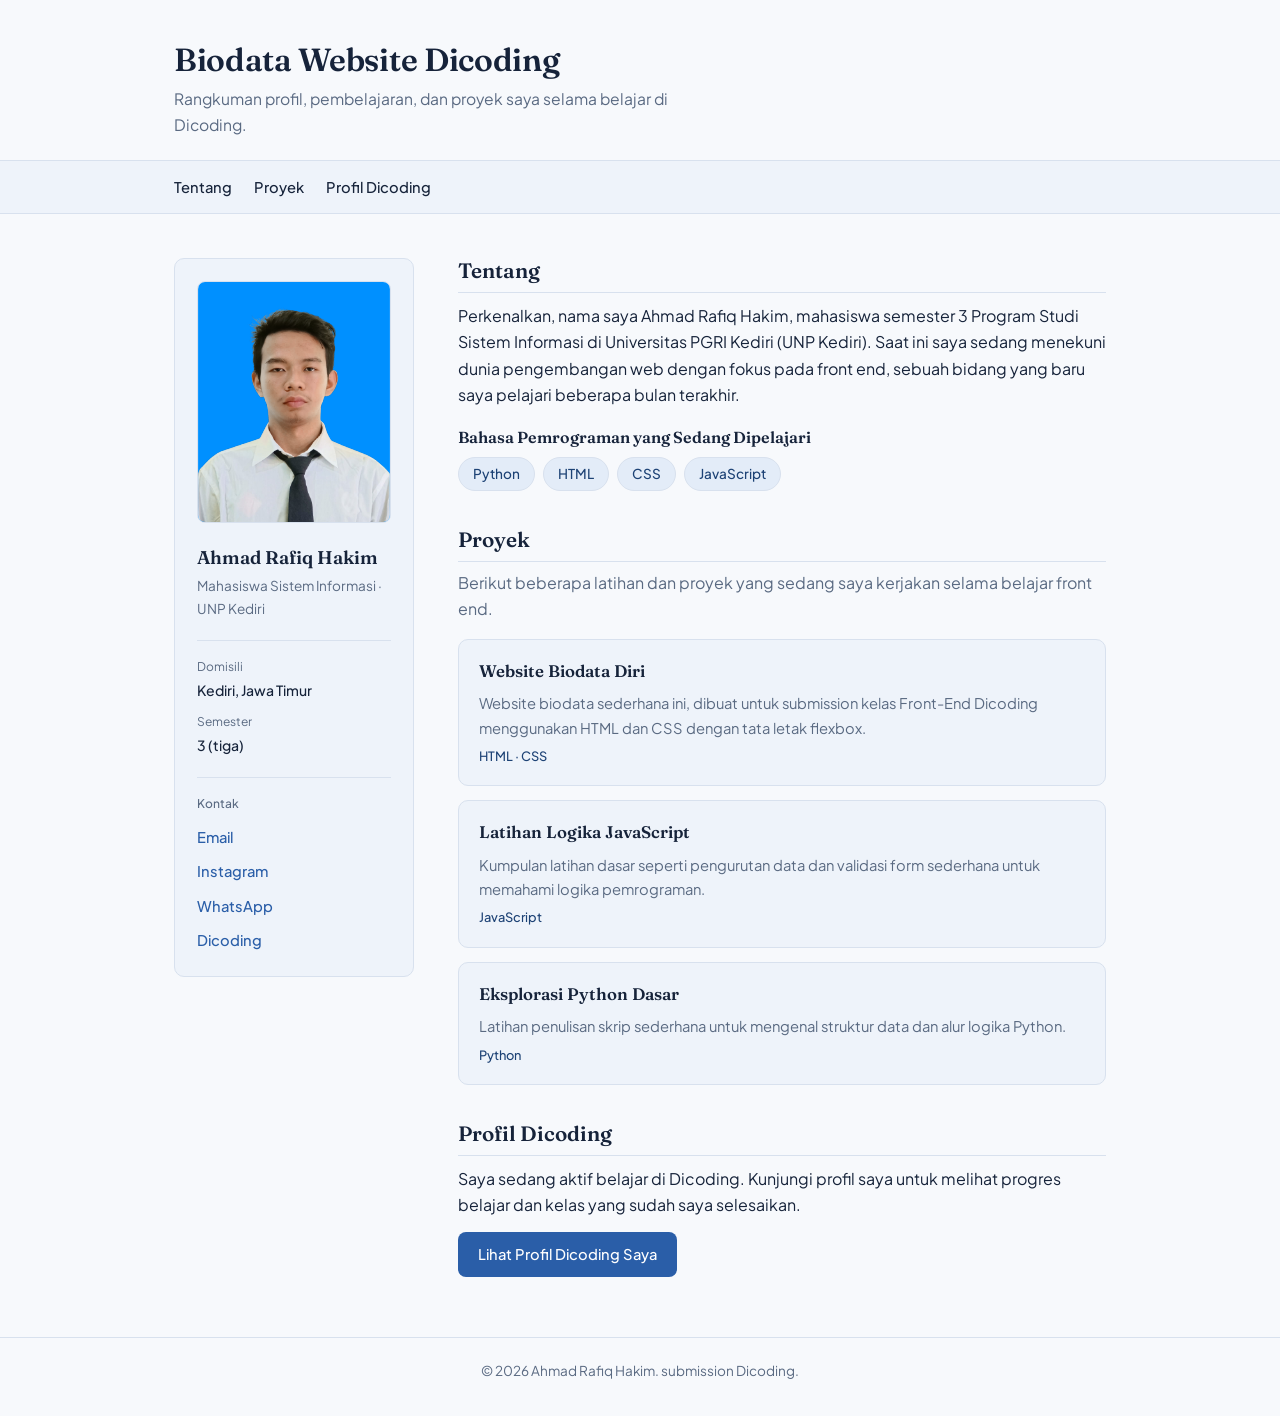
<file: Tugas 2/index.html>
<!DOCTYPE html>
<html lang="id">
<head>
  <meta charset="UTF-8">
  <meta name="viewport" content="width=device-width, initial-scale=1.0">
  <title>Biodata Diri &ndash; Ahmad Rafiq Hakim</title>

  <link rel="preconnect" href="https://fonts.googleapis.com">
  <link rel="preconnect" href="https://fonts.gstatic.com" crossorigin>
  <link href="https://fonts.googleapis.com/css2?family=Fraunces:opsz,wght@9..144,500;9..144,600&family=Plus+Jakarta+Sans:wght@400;500;600&display=swap" rel="stylesheet">

  <link rel="stylesheet" href="styles/style.css">
</head>
<body>

  <header>
    <div class="header-inner">
      <h1>Biodata Website Dicoding</h1>
      <p class="site-tagline">Rangkuman profil, pembelajaran, dan proyek saya selama belajar di Dicoding.</p>
    </div>
  </header>

  <nav>
    <div class="wrapper">
      <a href="#tentang">Tentang</a>
      <a href="#proyek">Proyek</a>
      <!-- Anchor wajib menuju profil Dicoding -->
      <a href="https://www.dicoding.com/users/ahmad_rafiq_haki9ndj/academies" target="_blank" rel="noopener noreferrer">Profil Dicoding</a>
    </div>
  </nav>

  <main>
    <div class="wrapper content">

      <aside>
        <img src="images/profile.svg" alt="Ilustrasi avatar Ahmad Rafiq Hakim">

        <div class="profile-id">
          <p class="profile-name">Ahmad Rafiq Hakim</p>
          <p class="profile-role">Mahasiswa Sistem Informasi &middot; UNP Kediri</p>
        </div>

        <dl class="quick-facts">
          <div>
            <dt>Domisili</dt>
            <dd>Kediri, Jawa Timur</dd>
          </div>
          <div>
            <dt>Semester</dt>
            <dd>3 (tiga)</dd>
          </div>
        </dl>

        <div class="contact-links">
          <p class="aside-label">Kontak</p>
          <ul>
            <li>
              <a href="mailto:rukasarashina17@gmail.com">Email</a>
            </li>
            <li>
              <a href="https://www.instagram.com/rafhkim_/" target="_blank" rel="noopener noreferrer">Instagram</a>
            </li>
            <li>
              <a href="https://wa.me/6281259697060" target="_blank" rel="noopener noreferrer">WhatsApp</a>
            </li>
            <li>
              <a href="https://www.dicoding.com/users/ahmad_rafiq_haki9ndj/academies" target="_blank" rel="noopener noreferrer">Dicoding</a>
            </li>
          </ul>
        </div>
      </aside>

      <article>
        <section id="tentang">
          <h2>Tentang</h2>
          <p>
            Perkenalkan, nama saya Ahmad Rafiq Hakim, mahasiswa semester 3 Program Studi
            Sistem Informasi di Universitas PGRI Kediri (UNP Kediri). Saat ini saya sedang
            menekuni dunia pengembangan web dengan fokus pada front end, sebuah bidang yang
            baru saya pelajari beberapa bulan terakhir.
          </p>

          <h3>Bahasa Pemrograman yang Sedang Dipelajari</h3>
          <ul class="tag-list">
            <li>Python</li>
            <li>HTML</li>
            <li>CSS</li>
            <li>JavaScript</li>
          </ul>
        </section>

        <section id="proyek">
          <h2>Proyek</h2>
          <p class="section-note">
            Berikut beberapa latihan dan proyek yang sedang saya kerjakan selama belajar
            front end.
          </p>

          <!-- Contoh proyek, silakan ganti dengan proyek Anda yang sebenarnya -->
          <div class="project-list">
            <div class="project-card">
              <p class="project-title">Website Biodata Diri</p>
              <p class="project-desc">Website biodata sederhana ini, dibuat untuk submission kelas Front-End Dicoding menggunakan HTML dan CSS dengan tata letak flexbox.</p>
              <span class="project-stack">HTML &middot; CSS</span>
            </div>
            <div class="project-card">
              <p class="project-title">Latihan Logika JavaScript</p>
              <p class="project-desc">Kumpulan latihan dasar seperti pengurutan data dan validasi form sederhana untuk memahami logika pemrograman.</p>
              <span class="project-stack">JavaScript</span>
            </div>
            <div class="project-card">
              <p class="project-title">Eksplorasi Python Dasar</p>
              <p class="project-desc">Latihan penulisan skrip sederhana untuk mengenal struktur data dan alur logika Python.</p>
              <span class="project-stack">Python</span>
            </div>
          </div>
        </section>

        <section id="profil-dicoding">
          <h2>Profil Dicoding</h2>
          <p>
            Saya sedang aktif belajar di Dicoding. Kunjungi profil saya
            untuk melihat progres belajar dan kelas yang sudah saya selesaikan.
          </p>
          <a class="button-link" href="https://www.dicoding.com/users/ahmad_rafiq_haki9ndj/academies" target="_blank" rel="noopener noreferrer">
            Lihat Profil Dicoding Saya
          </a>
        </section>
      </article>

    </div>
  </main>

  <footer>
    <div class="wrapper">
      <p>&copy; 2026 Ahmad Rafiq Hakim. submission Dicoding.</p>
    </div>
  </footer>

</body>
</html>
</file>
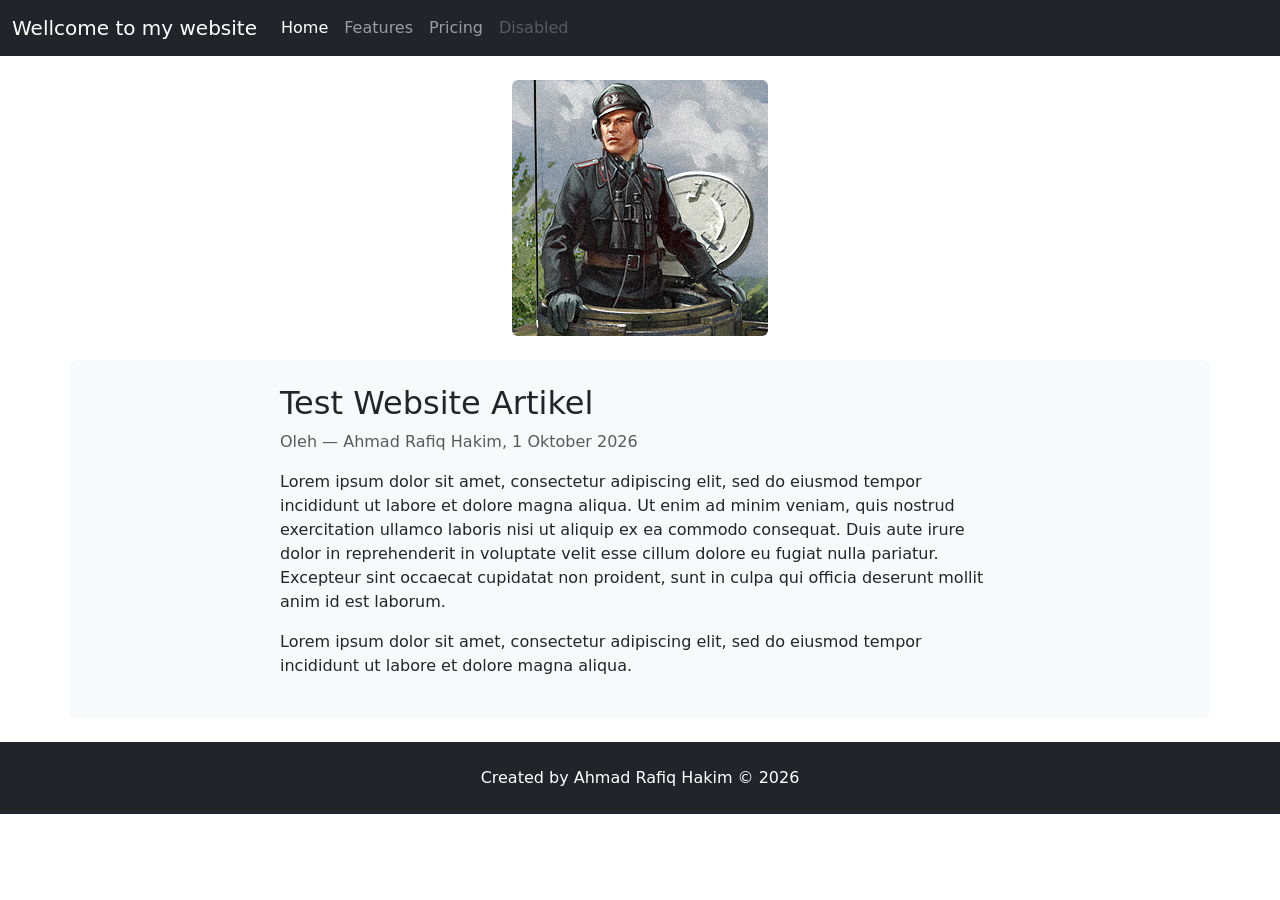
<file: web-bootsrap/index.html>
<!doctype html>
<html lang="en">
  <head>
    <meta charset="utf-8">
    <meta name="viewport" content="width=device-width, initial-scale=1">
    <title>Bootstrap demo</title>
    <link href="https://cdn.jsdelivr.net/npm/bootstrap@5.3.8/dist/css/bootstrap.min.css" rel="stylesheet" integrity="sha384-sRIl4kxILFvY47J16cr9ZwB07vP4J8+LH7qKQnuqkuIAvNWLzeN8tE5YBujZqJLB" crossorigin="anonymous">
        </head>
        <body>

     <!-- navbar -->
    <nav class="navbar navbar-expand-lg bg-dark navbar-dark">
        <div class="container-fluid">
            <a class="navbar-brand" href="#">Wellcome to my website</a>
            <button class="navbar-toggler" type="button" data-bs-toggle="collapse" data-bs-target="#navbarNav" aria-controls="navbarNav" aria-expanded="false" aria-label="Toggle navigation">
            <span class="navbar-toggler-icon"></span>
            </button>
            <div class="collapse navbar-collapse" id="navbarNav">
            <ul class="navbar-nav">
                <li class="nav-item">
                <a class="nav-link active" aria-current="page" href="#">Home</a>
                </li>
                <li class="nav-item">
                <a class="nav-link" href="#">Features</a>
                </li>
                <li class="nav-item">
                <a class="nav-link" href="#">Pricing</a>
                </li>
                <li class="nav-item">
                <a class="nav-link disabled" aria-disabled="true">Disabled</a>
                </li>
            </ul>
            </div>
         </div>
         </nav>

    <!-- Hero Image -->
    <div class="container text-center my-4">
        <img src="img/Profile.jpg" class="img-fluid rounded">
    </div>

    <!-- Artikel 1 -->
    <div class="container rounded bg-light p-4 my-4">
        <div class="row">
        <div class="col-md-8 mx-auto">
            <h2>Test Website Artikel</h2>
            <p class="text-muted">Oleh — Ahmad Rafiq Hakim, 1 Oktober 2026</p>
            <p>Lorem ipsum dolor sit amet, consectetur adipiscing elit, sed do eiusmod tempor incididunt ut labore et dolore magna aliqua. Ut enim ad minim veniam, quis nostrud exercitation ullamco laboris nisi ut aliquip ex ea commodo consequat. Duis aute irure dolor in reprehenderit in voluptate velit esse cillum dolore eu fugiat nulla pariatur. Excepteur sint occaecat cupidatat non proident, sunt in culpa qui officia deserunt mollit anim id est laborum.</p>
            <p>Lorem ipsum dolor sit amet, consectetur adipiscing elit, sed do eiusmod tempor incididunt ut labore et dolore magna aliqua.</p>
        </div>
        </div>
    </div>
 
  <!-- Footer -->
  <footer class="bg-dark text-white text-center py-4 mt-3">
    Created by Ahmad Rafiq Hakim &copy; 2026 
  </footer>
    
    <script src="https://cdn.jsdelivr.net/npm/bootstrap@5.3.8/dist/js/bootstrap.bundle.min.js" integrity="sha384-FKyoEForCGlyvwx9Hj09JcYn3nv7wiPVlz7YYwJrWVcXK/BmnVDxM+D2scQbITxI" crossorigin="anonymous"></script>
  
    </body>
</html>
</file>
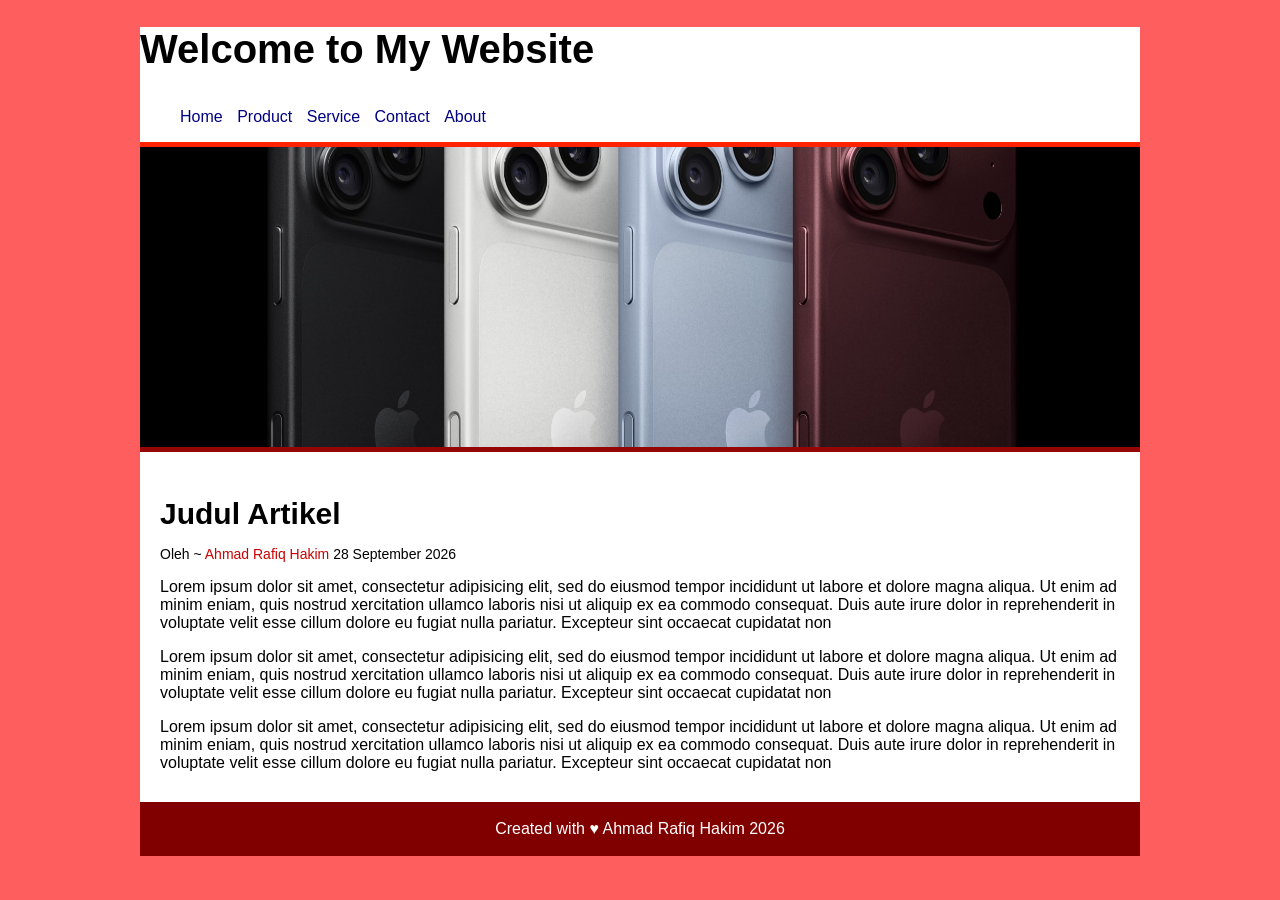
<file: web-css/index.html>
<!DOCTYPE html>
<html lang="en">
<head>
    <meta charset="UTF-8">
    <meta name="viewport" content="width=device-width, initial-scale=1.0">
    <title>Web Profile</title>
    <link rel="stylesheet" href="css/style.css"
</head>
<body>
  <!-- membuat container    -->
   <div class="container">
      <!-- membuat header  -->
      <div class="header">
       <h1 class="judul">Welcome to My Website</h1>
       <!--menu navigasi-->
       <ul class="nav">
        <li><a href="#">Home</a></li>
        <li><a href="#">Product</a></li>
        <li><a href="#">Service</a></li>
        <li><a href="#">Contact</a></li>
        <li><a href="#">About</a></li>
       </ul>
      </div>
      <!-- membuat header -->
           <!-- banner -->
<div class="banner"></div>
<!-- banner -->

<!-- isi -->
<div class="isi">
    <h2>Judul Artikel</h2>
    <p class="penulis">Oleh ~ <a href="#">Ahmad Rafiq Hakim</a> 28 September 2026</p>
 
<p>Lorem ipsum dolor sit amet, consectetur adipisicing elit, sed do eiusmod tempor incididunt ut labore et dolore magna aliqua. Ut enim ad minim eniam, quis nostrud 
 xercitation ullamco laboris nisi ut aliquip ex ea commodo consequat. Duis aute irure dolor in reprehenderit in voluptate velit esse cillum dolore eu fugiat nulla pariatur. Excepteur sint occaecat cupidatat non</p>
 
<p>Lorem ipsum dolor sit amet, consectetur adipisicing elit, sed do eiusmod tempor incididunt ut labore et dolore magna aliqua. Ut enim ad minim eniam, quis nostrud 
 xercitation ullamco laboris nisi ut aliquip ex ea commodo consequat. Duis aute irure dolor in reprehenderit in voluptate velit esse cillum dolore eu fugiat nulla pariatur. Excepteur sint occaecat cupidatat non</p>
 
 <p>Lorem ipsum dolor sit amet, consectetur adipisicing elit, sed do eiusmod tempor incididunt ut labore et dolore magna aliqua. Ut enim ad minim eniam, quis nostrud 
 xercitation ullamco laboris nisi ut aliquip ex ea commodo consequat. Duis aute irure dolor in reprehenderit in voluptate velit esse cillum dolore eu fugiat nulla pariatur. Excepteur sint occaecat cupidatat non</p>
 
</div>
<!-- isi -->

 <!-- footer -->
<div class="footer">
    <p class="copyright">Created with &hearts; Ahmad Rafiq Hakim 2026</p>
</div>
<!-- footer -->
   
</body>
</html>
</file>
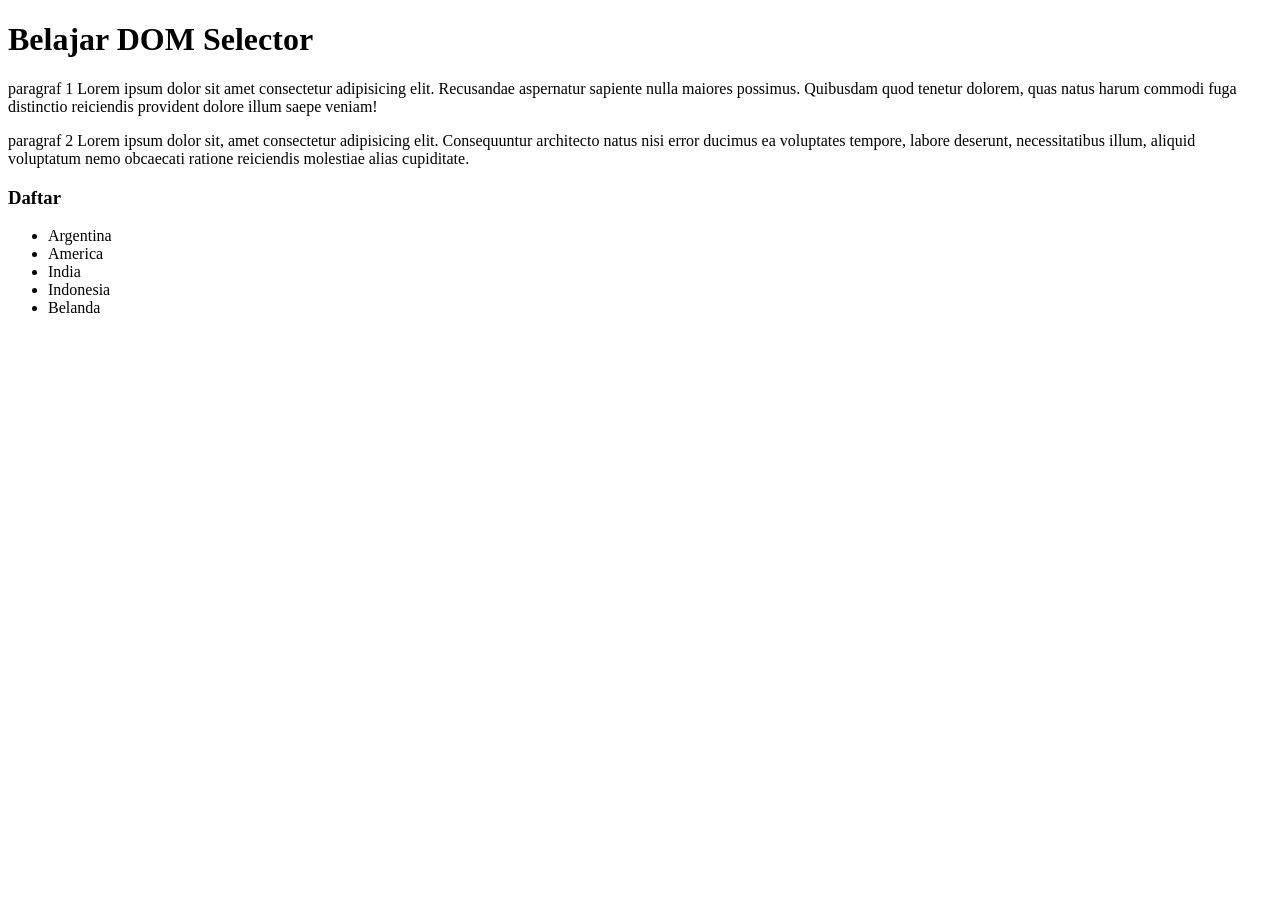
<file: dom/tugas-dom1.html>
<!DOCTYPE html>
<html lang="en">
<head>
    <meta charset="UTF-8">
    <meta name="viewport" content="width=device-width, initial-scale=1.0">
    <title>Belajar DOM Selector</title>
</head>
<body>
    <h1 id="judul">Belajar DOM Selector</h1>
 
    <p>paragraf 1 Lorem ipsum dolor sit amet consectetur adipisicing elit. Recusandae aspernatur sapiente nulla maiores possimus. Quibusdam quod tenetur dolorem, quas natus harum commodi fuga distinctio reiciendis provident dolore illum saepe veniam!</p>
 
    <p>paragraf 2 Lorem ipsum dolor sit, amet consectetur adipisicing elit. Consequuntur architecto natus nisi error ducimus ea voluptates tempore, labore deserunt, necessitatibus illum, aliquid voluptatum nemo obcaecati ratione reiciendis molestiae alias cupiditate.</p>
 
    <h3 class="daftar">Daftar</h3>
    <ul>
        <li>Argentina</li>
        <li>America</li>
        <li>India</li>
        <li>Indonesia</li>
        <li>Belanda</li>
    </ul>

      <script>
        // dom untuk mengambil h1 judul
            let judul=document.getElementById('judul');
            console.log(judul);

        // dom untuk mengambil paragraf
            let p=document.getElementsByTagName('p');
            console.log(p);
        
        //  dom untuk mengambil h3 daftar  
            let daftar=document.getElementsByClassName('daftar');
            console.log(daftar);
        
       // menggunakan regex
            let title=document.querySelector('#judul');
            console.log(title);
        
        // dom untuk mengambil list
            let list=document.querySelectorAll('li');
            console.log(list);
        
      </script>
  
</body>
</html>
</file>
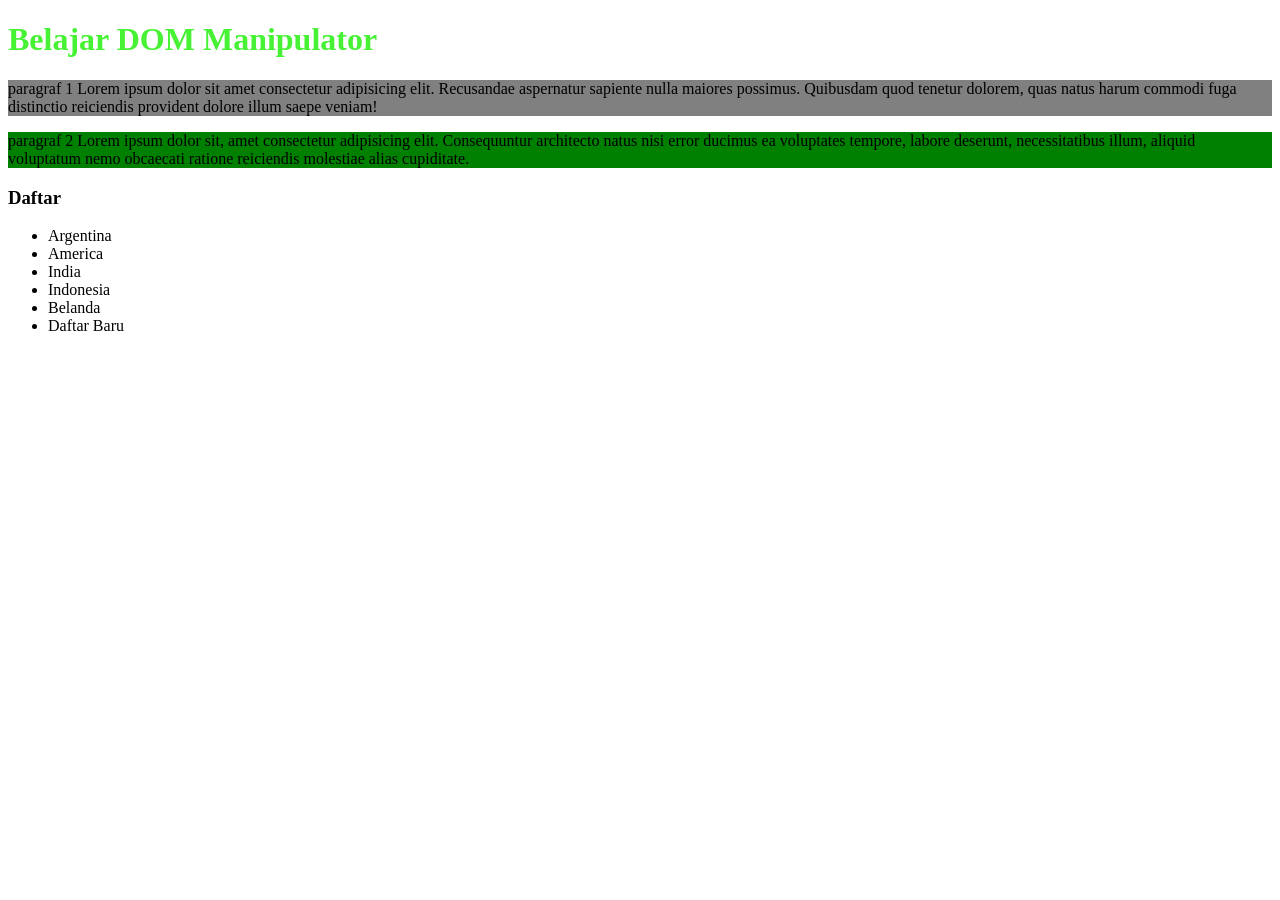
<file: dom/tugas-dom2.html>
<!DOCTYPE html>
<html lang="en">
<head>
    <meta charset="UTF-8">
    <meta name="viewport" content="width=device-width, initial-scale=1.0">
    <title>Belajar DOM</title>
</head>
<body>
    <h1 id="judul">Belajar DOM Manipulator</h1>
 
    <p>paragraf 1 Lorem ipsum dolor sit amet consectetur adipisicing elit. Recusandae aspernatur sapiente nulla maiores possimus. Quibusdam quod tenetur dolorem, quas natus harum commodi fuga distinctio reiciendis provident dolore illum saepe veniam!</p>
 
    <p>paragraf 2 Lorem ipsum dolor sit, amet consectetur adipisicing elit. Consequuntur architecto natus nisi error ducimus ea voluptates tempore, labore deserunt, necessitatibus illum, aliquid voluptatum nemo obcaecati ratione reiciendis molestiae alias cupiditate.</p>
 
    <h3 class="daftar">Daftar</h3>
    <ul>
        <li>Argentina</li>
        <li>America</li>
        <li>India</li>
        <li>Indonesia</li>
        <li>Belanda</li>
    </ul>

    <script>
    
        let judul=document.getElementById('judul');
        //merubah warna tulisan
        judul.style.color="#46f233";

        let p=document.getElementsByTagName('p');
        // untuk paragraf pertama
        p[0].style.backgroundColor="grey";
        // untuk paragraf kedua
        p[1].style.backgroundColor="green";

        let list=document.querySelector("ul");
        //menambah list baru
        list.innerHTML+="<li>Daftar Baru</li>"; 
    
    </script>

</body>
</html>
</file>
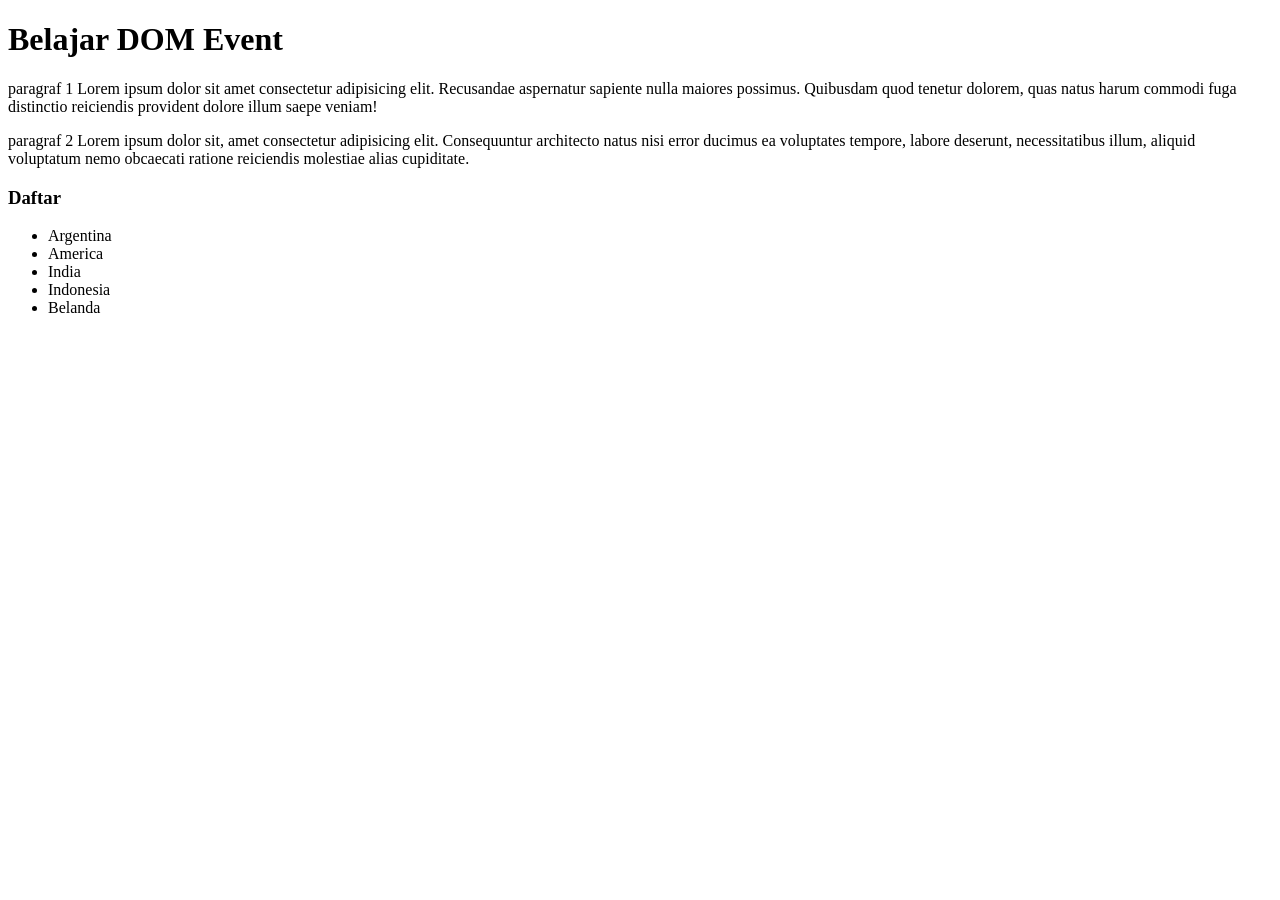
<file: dom/tugas-dom3.html>
<!DOCTYPE html>
<html lang="en">
<head>
    <meta charset="UTF-8">
    <meta name="viewport" content="width=device-width, initial-scale=1.0">
    <title>Belajar DOM</title>
</head>
<body>
    	
    <h1 id="judul" onclick="ubahWarna()">Belajar DOM Event</h1>

    <p>paragraf 1 Lorem ipsum dolor sit amet consectetur adipisicing elit. Recusandae aspernatur sapiente nulla maiores possimus. Quibusdam quod tenetur dolorem, quas natus harum commodi fuga distinctio reiciendis provident dolore illum saepe veniam!</p>
 
    <p>paragraf 2 Lorem ipsum dolor sit, amet consectetur adipisicing elit. Consequuntur architecto natus nisi error ducimus ea voluptates tempore, labore deserunt, necessitatibus illum, aliquid voluptatum nemo obcaecati ratione reiciendis molestiae alias cupiditate.</p>
 
    <h3 class="daftar">Daftar</h3>
    <ul>
        <li>Argentina</li>
        <li>America</li>
        <li>India</li>
        <li>Indonesia</li>
        <li>Belanda</li>
    </ul>


  <script>
        //belajar DOM Event
        let p=document.getElementsByTagName('p');
        function ubahWarna() {            
            p[0].style.backgroundColor="yellow";
            p[1].style.backgroundColor="yellow";
        }
 
        //ubah warna paragraf 1 kembali ke putih
        p[0].addEventListener("click", function(){
            this.style.backgroundColor="white";
        });

       p[1].addEventListener("click", function(){
            this.style.backgroundColor="green";
        });
 
        //menambahkan negara baru di list
        let daftar=document.querySelector("h3");
 
        daftar.addEventListener("click", function() {
            let list=document.querySelector("ul");
            list.innerHTML+="<li>Negara Baru</li>";
        });
 </script>
  
</body>
</html>
</file>
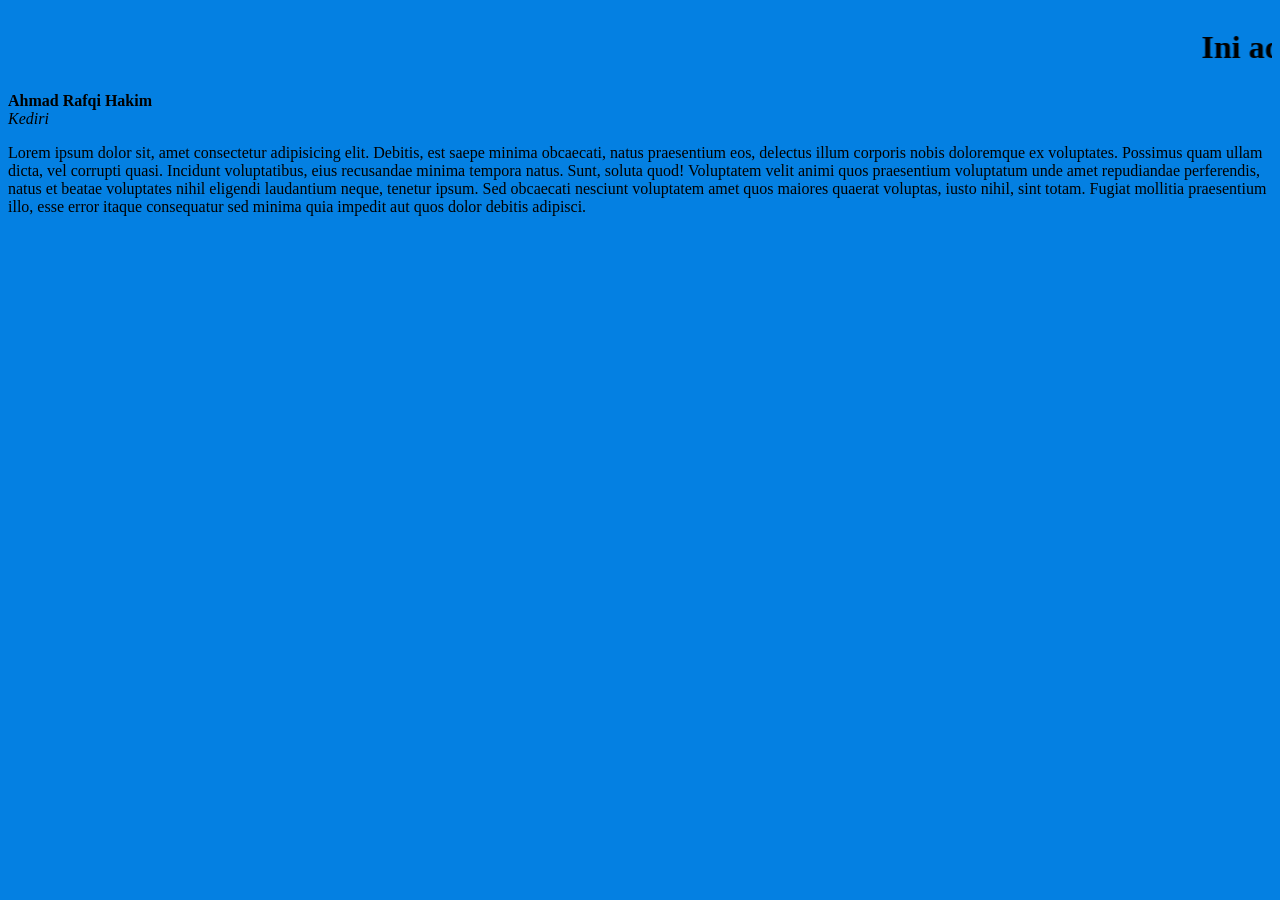
<file: Tugas 1/1.1.html>
<!DOCTYPE html>
<html lang="en">
<head>
    <meta charset="UTF-8">
    <meta name="viewport" content="width=device-width, initial-scale=1.0">
    <title>Tugas 1 HTML</title>
</head>

<body bgcolor="#0480e2">
    <marquee behavior="" direction="left">
    <h1>Ini adalah test pemrograman HTML</h1>
    </marquee>

    <b>Ahmad Rafqi Hakim</b><br>
    <i>Kediri</i> <br>

    <font colour="white" size="28" Asal Kediri></font>

    <p>Lorem ipsum dolor sit, amet consectetur adipisicing elit. Debitis, est saepe minima obcaecati, natus praesentium eos, delectus illum corporis nobis doloremque ex voluptates. Possimus quam ullam dicta, vel corrupti quasi.
    Incidunt voluptatibus, eius recusandae minima tempora natus. Sunt, soluta quod! Voluptatem velit animi quos praesentium voluptatum unde amet repudiandae perferendis, natus et beatae voluptates nihil eligendi laudantium neque, tenetur ipsum.
    Sed obcaecati nesciunt voluptatem amet quos maiores quaerat voluptas, iusto nihil, sint totam. Fugiat mollitia praesentium illo, esse error itaque consequatur sed minima quia impedit aut quos dolor debitis adipisci.
    </p>
</body>
</html>
</file>
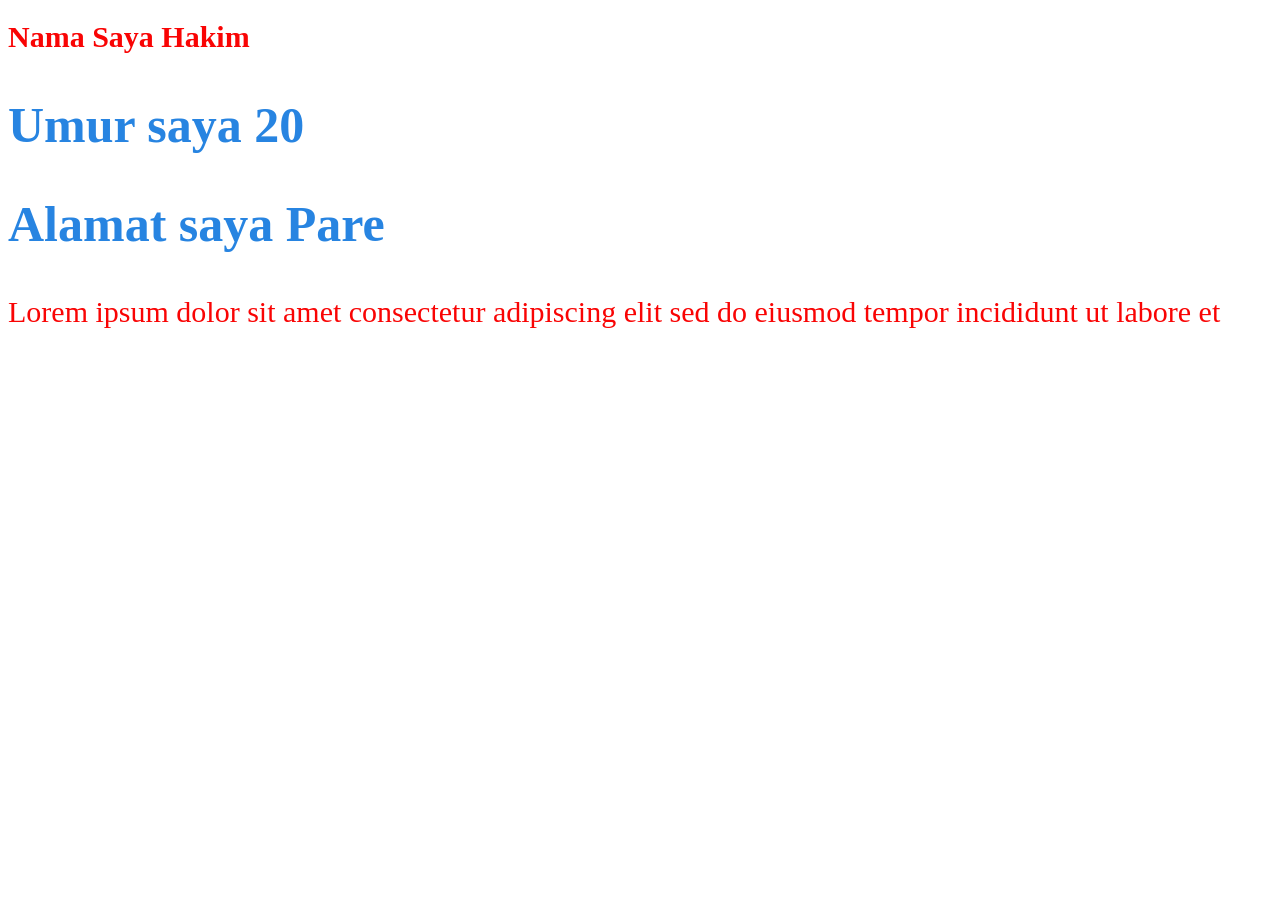
<file: Tugas 3/tugas-css1.html>
<!DOCTYPE html>
<html lang="en">
<head>
    <meta charset="UTF-8">
    <meta name="viewport" content="width=device-width, initial-scale=1.0">
    <title>Tugas CSS 1</title>
    <style>
        h2 {
            color: rgb(39, 132, 225);
            font-size: 50px
        }
        .judul {
               color: rgb(249, 4, 4);
               font-size: 30px;
        }
    </style>
</head>
<body>
    <h1 class="judul">  Nama Saya Hakim</h1>
    <h2>Umur saya 20</h2>
    <h2>Alamat saya Pare</h2>
    <p class="judul">Lorem ipsum dolor sit amet consectetur adipiscing elit sed do eiusmod tempor incididunt ut labore et</p>
</body>
</html>
</file>
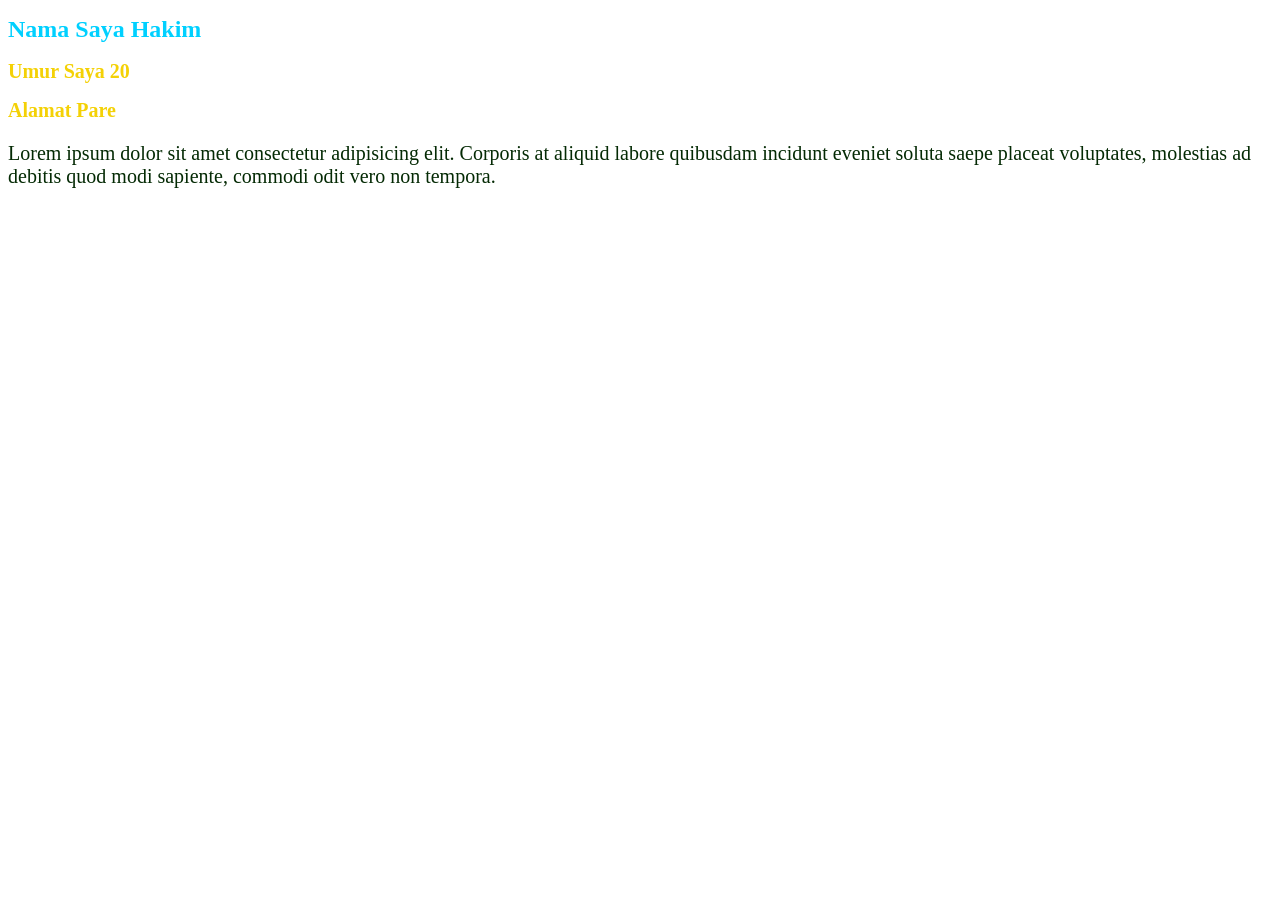
<file: Tugas 4/tugas-css2.html>
<!DOCTYPE html>
<html lang="en">
<head>
    <meta charset="UTF-8">
    <meta name="viewport" content="width=device-width, initial-scale=1.0">
    <title>Tugas CSS 2</title>
    <!-- arahkan ke eksternal css  -->
    <link rel="stylesheet" href="css/style.css">
</head>
<body>
    <h1>Nama Saya Hakim</h1>
    <h2>Umur Saya 20</h2>
    <h2>Alamat Pare</h2>
    <p>Lorem ipsum dolor sit amet consectetur adipisicing elit. Corporis at aliquid labore quibusdam incidunt eveniet soluta saepe placeat voluptates, molestias ad debitis quod modi sapiente, commodi odit vero non tempora.</p>
</body>
</html>
</file>
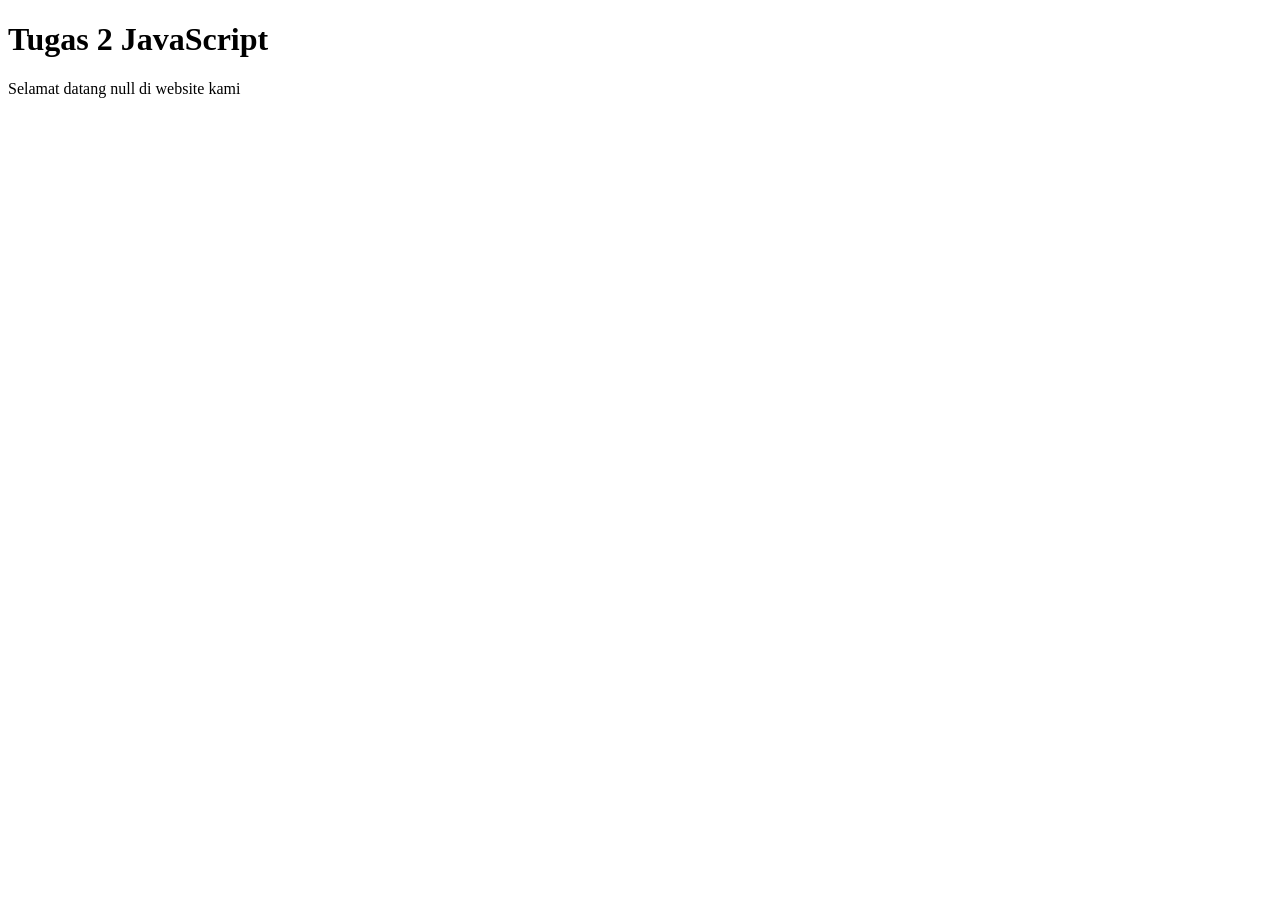
<file: web-js/tugas-2js.html>
<!DOCTYPE html>
<html lang="en">
<head>
  <meta charset="UTF-8">
  <meta name="viewport" content="width=device-width, initial-scale=1.0">
  <title>Tugas 2 JavaScript</title>
</head>
<body>
  <h1>Tugas 2 JavaScript</h1>

  <script type="text/javascript">
    let nama = prompt('Masukan nama anda? ');
    // menampilkan nama ke html
    document.write('Selamat datang ' + nama + " di website kami");
  </script>
  
</body>
</html>
</file>
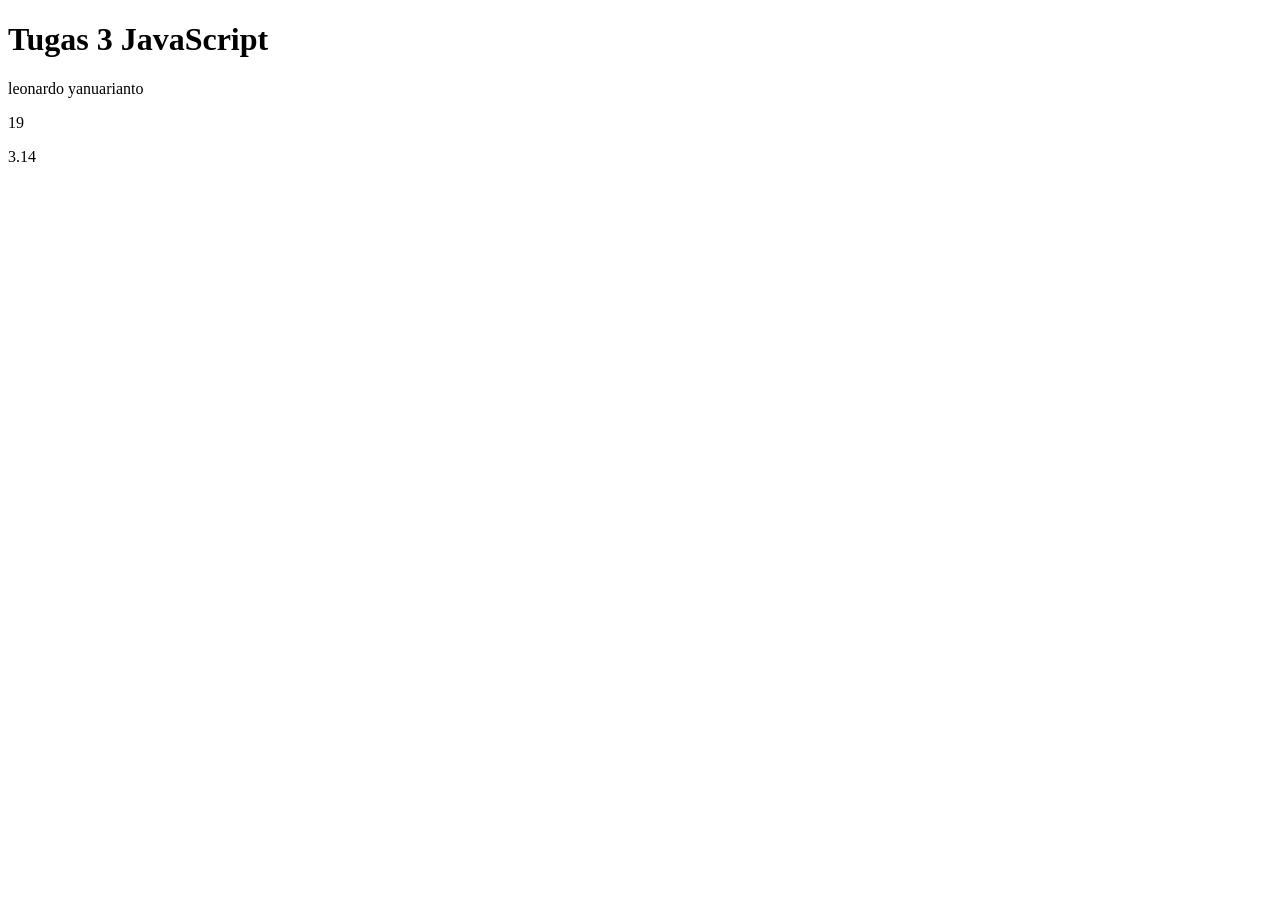
<file: web-js/tugas-3js.html>
<!DOCTYPE html>
<html lang="en">
<head>
  <meta charset="UTF-8">
  <meta name="viewport" content="width=device-width, initial-scale=1.0">
  <title>Tugas 3 JavaScript</title>
</head>
<body>
  <h1>Tugas 3 JavaScript</h1>

  <script type="text/javascript">
    
    let nama = "leonardo yanuarianto";
    let umur = 19;
    const phi = 3.14;

    document.write("<p>" + nama + "</p>");
    document.write("<p>" + umur + "</p>");
    document.write("<p>" + phi + "</p>");

  </script>
</body>
</html>
</file>
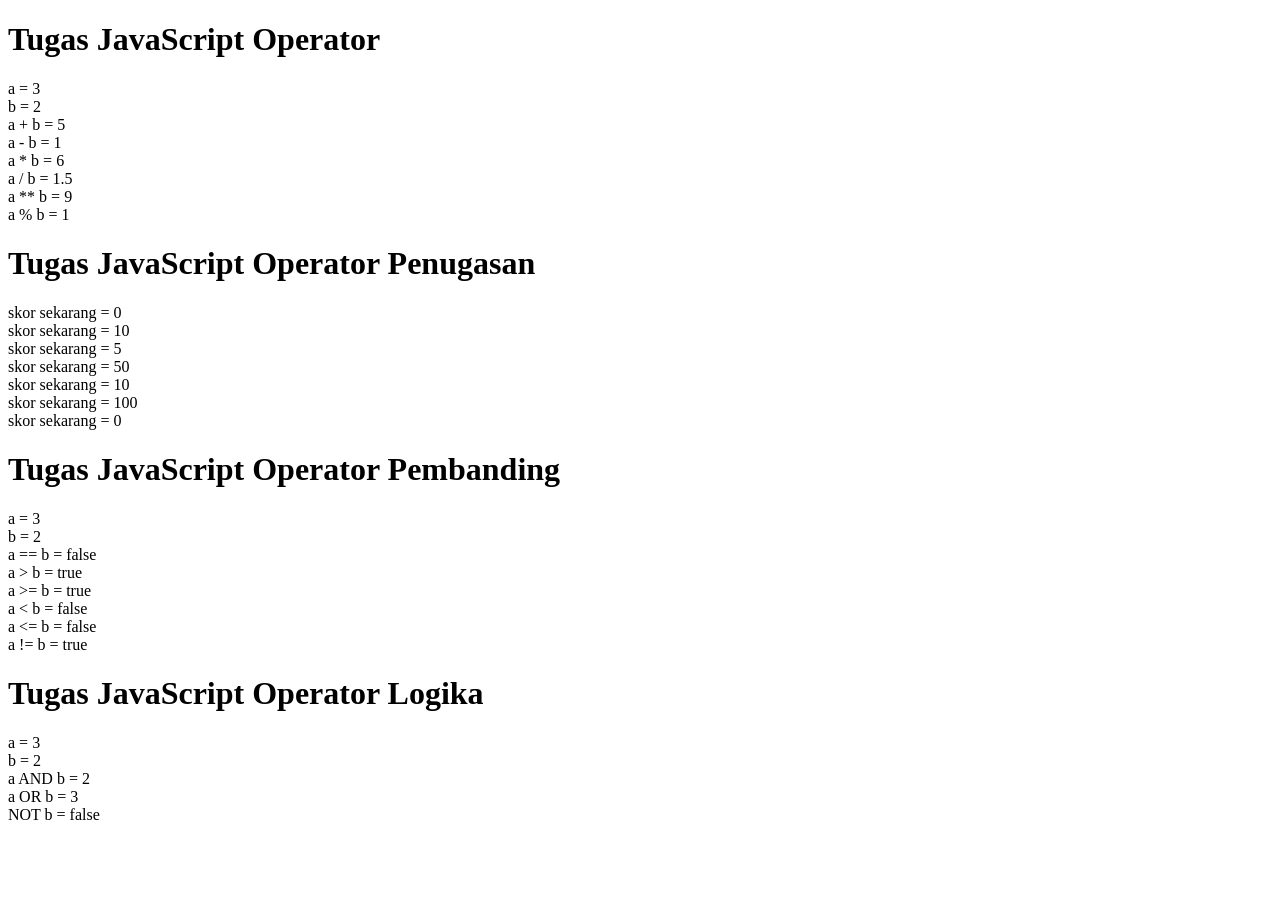
<file: web-js/tugas-4js.html>
<!DOCTYPE html>
<html>
<head>
    <title>Operator Aritmatik</title>
</head>
<body>
  
  <h1>Tugas JavaScript Operator</h1>
    <script type="text/javascript">
        let a = 3;
        document.write('a = '+a+'<br>');
        let b = 2;
        document.write('b = '+b+'<br>');
        let c = 0;
 
        //penjumlahan
        c = a + b;
        document.write('a + b = '+c+'<br>');
 
        //pengurangan
        c = a - b;
        document.write('a - b = '+c+'<br>');
 
        //perkalian
        c = a * b;
        document.write('a * b = '+c+'<br>');
 
        //pembagian
        c = a / b;
        document.write('a / b = '+c+'<br>');
 
        //pemangkatan
        c = a ** b;
        document.write('a ** b = '+c+'<br>');
 
        //sisa bagi
        c = a % b;
        document.write('a % b = '+c+'<br>');
 
    </script>

  <h1>Tugas JavaScript Operator Penugasan</h1>
  
    <script type="text/javascript">
        let skor = 0;
        document.write('skor sekarang = '+skor+'<br>');
 
        //penambahan
        skor +=10;
        document.write('skor sekarang = '+skor+'<br>');
 
        //pengurangan
        skor -=5;
        document.write('skor sekarang = '+skor+'<br>');
 
        //perkalian
        skor *=10;
        document.write('skor sekarang = '+skor+'<br>');
 
        //pembagian
        skor /=5;
        document.write('skor sekarang = '+skor+'<br>');
 
        //pemangkatan
        skor **=2;
        document.write('skor sekarang = '+skor+'<br>');
 
        //sisa bagi
        skor %=2;
        document.write('skor sekarang = '+skor+'<br>');
 
    </script>
  

  <h1>Tugas JavaScript Operator Pembanding</h1>
  
    <script type="text/javascript">
      
        document.write('a = '+a+'<br>');
        document.write('b = '+b+'<br>');
 
        //sama dengan
        c = a == b;
        document.write('a == b = '+c+'<br>');
 
        //lebih besar
        c = a > b;
        document.write('a > b = '+c+'<br>');
 
        //lebih besar sama dengan
        c = a >= b;
        document.write('a >= b = '+c+'<br>');
 
        //kurang dari
        c = a < b;
        document.write('a < b = '+c+'<br>');
 
        //kurang dari sama dengan
        c = a <= b;
        document.write('a <= b = '+c+'<br>');
 
        //tidak sama dengan
        c = a != b;
        document.write('a != b = '+c+'<br>');
 
    </script>

   <h1>Tugas JavaScript Operator Logika</h1>
  
    <script type="text/javascript">
      
        document.write('a = '+a+'<br>');
        document.write('b = '+b+'<br>');
 
        //AND
        c = a && b;
        document.write('a AND b = '+c+'<br>');
 
        //OR
        c = a || b;
        document.write('a OR b = '+c+'<br>');
 
        //NOT
        c = !b;
        document.write('NOT b = '+c+'<br>');
 
    </script>
 
</body>
</html>
</file>
<file: Tugas 2/styles/style.css>
/* =========================================================
   Reset dasar
   ========================================================= */
* {
  box-sizing: border-box;
  margin: 0;
  padding: 0;
}

:root {
  --bg: #F7F9FC;
  --surface: #EEF3FA;
  --surface-strong: #E3ECF8;
  --text: #16233A;
  --text-muted: #5A6A82;
  --accent: #2A5EA8;
  --accent-dark: #1D4275;
  --border: #D8E1EE;

  --font-heading: "Fraunces", Georgia, serif;
  --font-body: "Plus Jakarta Sans", "Segoe UI", Arial, sans-serif;
}

html {
  scroll-behavior: auto;
}

body {
  font-family: var(--font-body);
  background-color: var(--bg);
  color: var(--text);
  line-height: 1.65;
  font-size: 16px;
}

a {
  color: var(--accent);
  text-decoration: none;
}

a:hover,
a:focus {
  color: var(--accent-dark);
  text-decoration: underline;
}

img {
  display: block;
  max-width: 100%;
}

h1, h2, h3 {
  font-family: var(--font-heading);
  font-weight: 600;
  color: var(--text);
  line-height: 1.25;
}

/* =========================================================
   Wrapper umum
   ========================================================= */
.wrapper {
  max-width: 980px;
  margin: 0 auto;
  padding: 0 24px;
}

/* =========================================================
   Header
   ========================================================= */
header {
  border-bottom: 1px solid var(--border);
  background-color: var(--bg);
}

.header-inner {
  display: flex;
  flex-direction: column;
  gap: 6px;
  padding: 40px 24px 22px;
  max-width: 980px;
  margin: 0 auto;
}

.header-inner h1 {
  font-size: 2rem;
  letter-spacing: -0.01em;
}

.site-tagline {
  color: var(--text-muted);
  font-size: 0.98rem;
  max-width: 46ch;
}

/* =========================================================
   Navigasi
   ========================================================= */
nav {
  border-bottom: 1px solid var(--border);
  background-color: var(--surface);
}

nav .wrapper {
  display: flex;
  flex-wrap: wrap;
  gap: 22px;
  padding-top: 14px;
  padding-bottom: 14px;
}

nav a {
  color: var(--text);
  font-size: 0.92rem;
  font-weight: 500;
}

nav a:hover,
nav a:focus {
  color: var(--accent);
}

/* =========================================================
   Main layout — flexbox, bukan float
   ========================================================= */
main {
  padding: 44px 0 8px;
}

.content {
  display: flex;
  flex-direction: row;
  gap: 44px;
  align-items: flex-start;
}

/* Aside: foto, identitas singkat, dan kontak */
aside {
  flex: 0 0 240px;
  display: flex;
  flex-direction: column;
  gap: 20px;
  background-color: var(--surface);
  border: 1px solid var(--border);
  border-radius: 10px;
  padding: 22px;
}

aside img {
  width: 100%;
  border-radius: 8px;
  border: 1px solid var(--border);
}

.profile-id {
  display: flex;
  flex-direction: column;
  gap: 2px;
}

.profile-name {
  font-family: var(--font-heading);
  font-weight: 600;
  font-size: 1.15rem;
}

.profile-role {
  color: var(--text-muted);
  font-size: 0.85rem;
}

.quick-facts {
  display: flex;
  flex-direction: column;
  gap: 10px;
  font-size: 0.88rem;
  border-top: 1px solid var(--border);
  padding-top: 16px;
}

.quick-facts dt {
  color: var(--text-muted);
  font-size: 0.75rem;
}

.quick-facts dd {
  font-weight: 500;
}

.quick-facts div {
  display: flex;
  flex-direction: column;
  gap: 2px;
}

.contact-links {
  display: flex;
  flex-direction: column;
  gap: 10px;
  border-top: 1px solid var(--border);
  padding-top: 16px;
}

.aside-label {
  color: var(--text-muted);
  font-size: 0.75rem;
  font-weight: 500;
}

.contact-links ul {
  list-style: none;
  display: flex;
  flex-direction: column;
  gap: 8px;
}

.contact-links a {
  font-size: 0.92rem;
  font-weight: 500;
}

/* Article: isi biodata */
article {
  flex: 1 1 auto;
  display: flex;
  flex-direction: column;
  gap: 36px;
  min-width: 0;
}

article section h2 {
  font-size: 1.3rem;
  margin-bottom: 10px;
  border-bottom: 1px solid var(--border);
  padding-bottom: 8px;
}

article section h3 {
  font-size: 1rem;
  font-weight: 600;
  margin: 18px 0 10px;
}

article p {
  color: var(--text);
}

.section-note {
  color: var(--text-muted);
  margin-top: -2px;
}

/* Daftar tag bahasa pemrograman */
.tag-list {
  list-style: none;
  display: flex;
  flex-wrap: wrap;
  gap: 8px;
}

.tag-list li {
  background-color: var(--surface-strong);
  color: var(--accent-dark);
  border: 1px solid var(--border);
  border-radius: 999px;
  padding: 5px 14px;
  font-size: 0.85rem;
  font-weight: 500;
}

/* Daftar proyek */
.project-list {
  display: flex;
  flex-direction: column;
  gap: 14px;
  margin-top: 16px;
}

.project-card {
  display: flex;
  flex-direction: column;
  gap: 6px;
  background-color: var(--surface);
  border: 1px solid var(--border);
  border-radius: 10px;
  padding: 18px 20px;
}

.project-title {
  font-family: var(--font-heading);
  font-weight: 600;
  font-size: 1.05rem;
}

.project-desc {
  color: var(--text-muted);
  font-size: 0.92rem;
}

.project-stack {
  color: var(--accent-dark);
  font-size: 0.8rem;
  font-weight: 500;
}

/* Tombol tautan (Profil Dicoding) */
.button-link {
  display: inline-block;
  margin-top: 14px;
  background-color: var(--accent);
  color: #FFFFFF;
  font-weight: 500;
  font-size: 0.92rem;
  padding: 10px 20px;
  border-radius: 8px;
}

.button-link:hover,
.button-link:focus {
  background-color: var(--accent-dark);
  color: #FFFFFF;
  text-decoration: none;
}

/* =========================================================
   Footer
   ========================================================= */
footer {
  border-top: 1px solid var(--border);
  margin-top: 52px;
  padding: 22px 0 34px;
  background-color: var(--bg);
}

footer .wrapper {
  display: flex;
  flex-direction: column;
  gap: 4px;
  align-items: center;
  text-align: center;
  color: var(--text-muted);
  font-size: 0.85rem;
}

/* =========================================================
   Media Query — responsivitas, tetap flexbox
   ========================================================= */
@media (max-width: 880px) {
  .content {
    gap: 32px;
  }

  aside {
    flex-basis: 200px;
  }
}

@media (max-width: 680px) {
  .header-inner h1 {
    font-size: 1.6rem;
  }

  .content {
    flex-direction: column;
  }

  aside {
    flex: 1 1 auto;
    flex-direction: row;
    flex-wrap: wrap;
    align-items: center;
  }

  aside img {
    width: 88px;
    flex: 0 0 88px;
  }

  .profile-id {
    flex: 1 1 160px;
  }

  .quick-facts,
  .contact-links {
    flex-basis: 100%;
    border-top: 1px solid var(--border);
  }
}

@media (max-width: 420px) {
  .header-inner {
    padding: 32px 20px 18px;
  }

  aside {
    flex-direction: column;
  }

  aside img {
    width: 100%;
  }
}
</file>
<file: web-css/css/style.css>
body{
    background-color: rgb(255, 94, 94);
    font-size: 16px;
    font-family: Arial, sans-serif;
}

.container{
    background-color: white;
    width: 1000px;
    margin: auto;
}

/* mengatur jarak dalam header padding top 20, padding right 20 dan padding left 20  */
header{
    padding-top: 20px;
    padding-right: 20px;
    padding-left: 20px;
}

/* untuk header judul gunakan ukuran font 40px,tebal dan margin dibawah bottom 5px  */
.header .judul{
    font-size: 40px;
    font-weight: bold;
    margin-bottom: 5px;
}
 
/* Mengatur display inline-black agar bisa diberikan dimensi  */
nav{
    padding: 0px;
}

.nav li{
    display: inline-block;
    margin-right: 10px;
    margin-top: 20px;
}

/*menghilangkan garis bawah link*/
.nav li a {
    text-decoration: none;
    color: navy;
}
 
/*ketika navigasi disorot mouse*/
.nav li a:hover {
    background-color: lightblue;
    color: white;
}

/*untuk css baner*/
.banner {
    height: 300px;
    /*background-color: skyblue;*/
    /*berikan file gambar*/
    background-image: url(../img/banner.jpg);
    /*atur ukuran gambar*/
    background-size: cover;
    /*mengatur posisi gambar horisontal dan vertikal*/
    background-position: 0px -150px;
    /*mengatur garis tepi tebal jenis warna*/
    border-top: 5px solid rgb(255, 34, 0);
    border-bottom: 5px solid rgb(149, 7, 7);
}

/*untuk isi*/
.isi {
    padding: 20px;
}
 
.isi h2 {
    font-size: 30px;
    font-weight: bold;
}
 
.isi .penulis {
    font-size: 14px;
    /*agar agak naik*/
    margin-top: -10px;
}
 
.isi .penulis a {
    text-decoration: none;
    color: rgb(203, 0, 0);
}
 
.isi p {
    font-size: 16px;
    margin-bottom: 10px;
}

/*untuk footer*/
.footer {
    background-color: rgb(128, 0, 0);
    height: 50px;
    padding: 2px;
}
 
.footer .copyright {
    font-size: 16px;
    color: white;
    text-align: center;
}
</file>
<file: Tugas 4/css/style.css>
/* memberikan kode CSS untuk mengatur tampilan halaman web.  */
/* untuk elemen h1  */
h1{
   color: rgb(0, 208, 255);
   font-size: 24px; 
}

/* untuk elemen h2  */
h2{
    color:rgb(244, 209, 6);
    font-size: 20px;
}

/* untuk elemen p  */
p{
    color:rgb(4, 42, 4);
    font-size: 20px;
}
</file>
